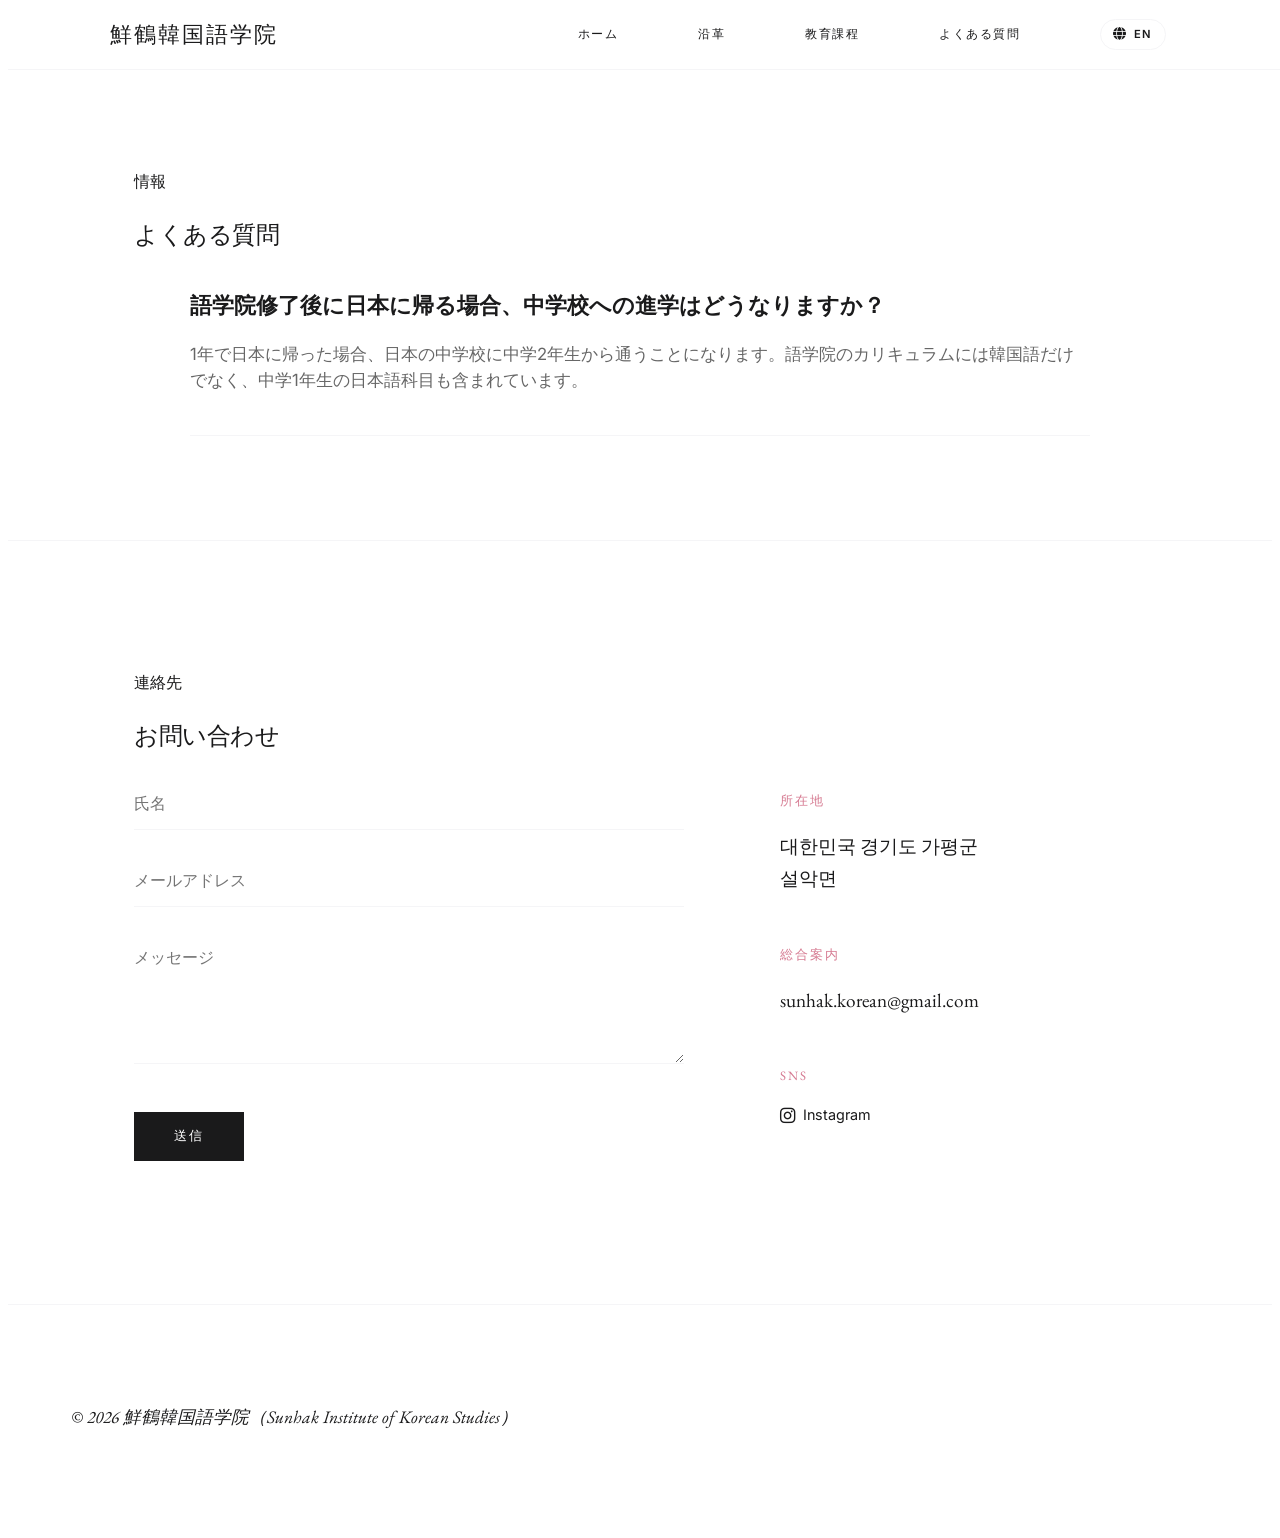
<file: faq-jp.html>
<!DOCTYPE html>
<html lang="ja">
<head>
    <meta charset="UTF-8">
    <meta name="viewport" content="width=device-width, initial-scale=1.0">
    <title>よくある質問 | 鮮鶴学院</title>
    <link rel="stylesheet" href="style.css">
    <link rel="stylesheet" href="https://cdnjs.cloudflare.com/ajax/libs/font-awesome/6.0.0/css/all.min.css">
</head>
<body class="faq-page">
    <header>
        <nav class="navbar">
            <div class="logo">鮮鶴韓国語学院</div>
            <button class="mobile-nav-toggle" aria-label="Toggle navigation">
                <i class="fas fa-bars"></i>
            </button>
            <ul class="nav-links">
                <li><a href="index-jp.html">ホーム</a></li>
                <li><a href="index-jp.html#history">沿革</a></li>
                <li><a href="index-jp.html#academic-calendar">教育課程</a></li>
                <li><a href="faq-jp.html">よくある質問</a></li>
                <li class="lang-switch"><a href="faq.html"><i class="fas fa-globe"></i> EN</a></li>
            </ul>
        </nav>
    </header>

    <main>
        <section id="faq" class="faq-section">
            <div class="section-title reveal">
                <span class="sub-label">情報</span>
                <h2>よくある質問</h2>
            </div>

            <div class="faq-container">
                <div class="faq-category">
                    <div class="faq-item reveal">
                        <div class="faq-question">
                            <h4>語学院修了後に日本に帰る場合、中学校への進学はどうなりますか？</h4>
                        </div>
                        <div class="faq-answer">
                            <p>1年で日本に帰った場合、日本の中学校に中学2年生から通うことになります。語学院のカリキュラムには韓国語だけでなく、中学1年生の日本語科目も含まれています。</p>
                        </div>
                    </div>
                </div>
            </div>
        </section>
        <section id="contact" class="contact-section">
    <div class="section-title reveal">
        <span class="sub-label">連絡先</span>
        <h2>お問い合わせ</h2>
    </div>

    <div class="contact-container">
        <div class="contact-form-wrapper reveal">
            <form action="https://formspree.io/f/mwvapjan" method="POST" class="contact-form">
                <div class="form-group">
                    <input type="text" name="name" placeholder="氏名" required>
                </div>
                <div class="form-group">
                    <input type="email" name="email" placeholder="メールアドレス" required>
                </div>
                <div class="form-group">
                    <textarea name="message" rows="5" placeholder="メッセージ" required></textarea>
                </div>
                <button type="submit" class="btn-submit">送信</button>
                <input type="hidden" name="_next" value="https://kozanm9316-spec.github.io/sunhak-website/thanks-jp.html">
            </form>
        </div>

        <div class="contact-info reveal">
            <div class="info-item">
                <h3>所在地</h3>
                <p>대한민국 경기도 가평군<br>설악면</p>
            </div>
            <div class="info-item">
                <h3>総合案内</h3>
                <p>sunhak.korean@gmail.com</p>
            </div>
            <div class="info-item">
                <h3>SNS</h3>
                <div class="social-links">
                    <a href="http://instagram.com/gop.sunhak/">
                        <i class="fab fa-instagram"></i> Instagram
                    </a>
                </div>
            </div>
        </div>
    </div>
</section>
    </main>

    <footer>
        <p>&copy; 2026 鮮鶴韓国語学院（Sunhak Institute of Korean Studies）</p>
    </footer>

    <script src="script.js"></script>
</body>
</html>
</file>
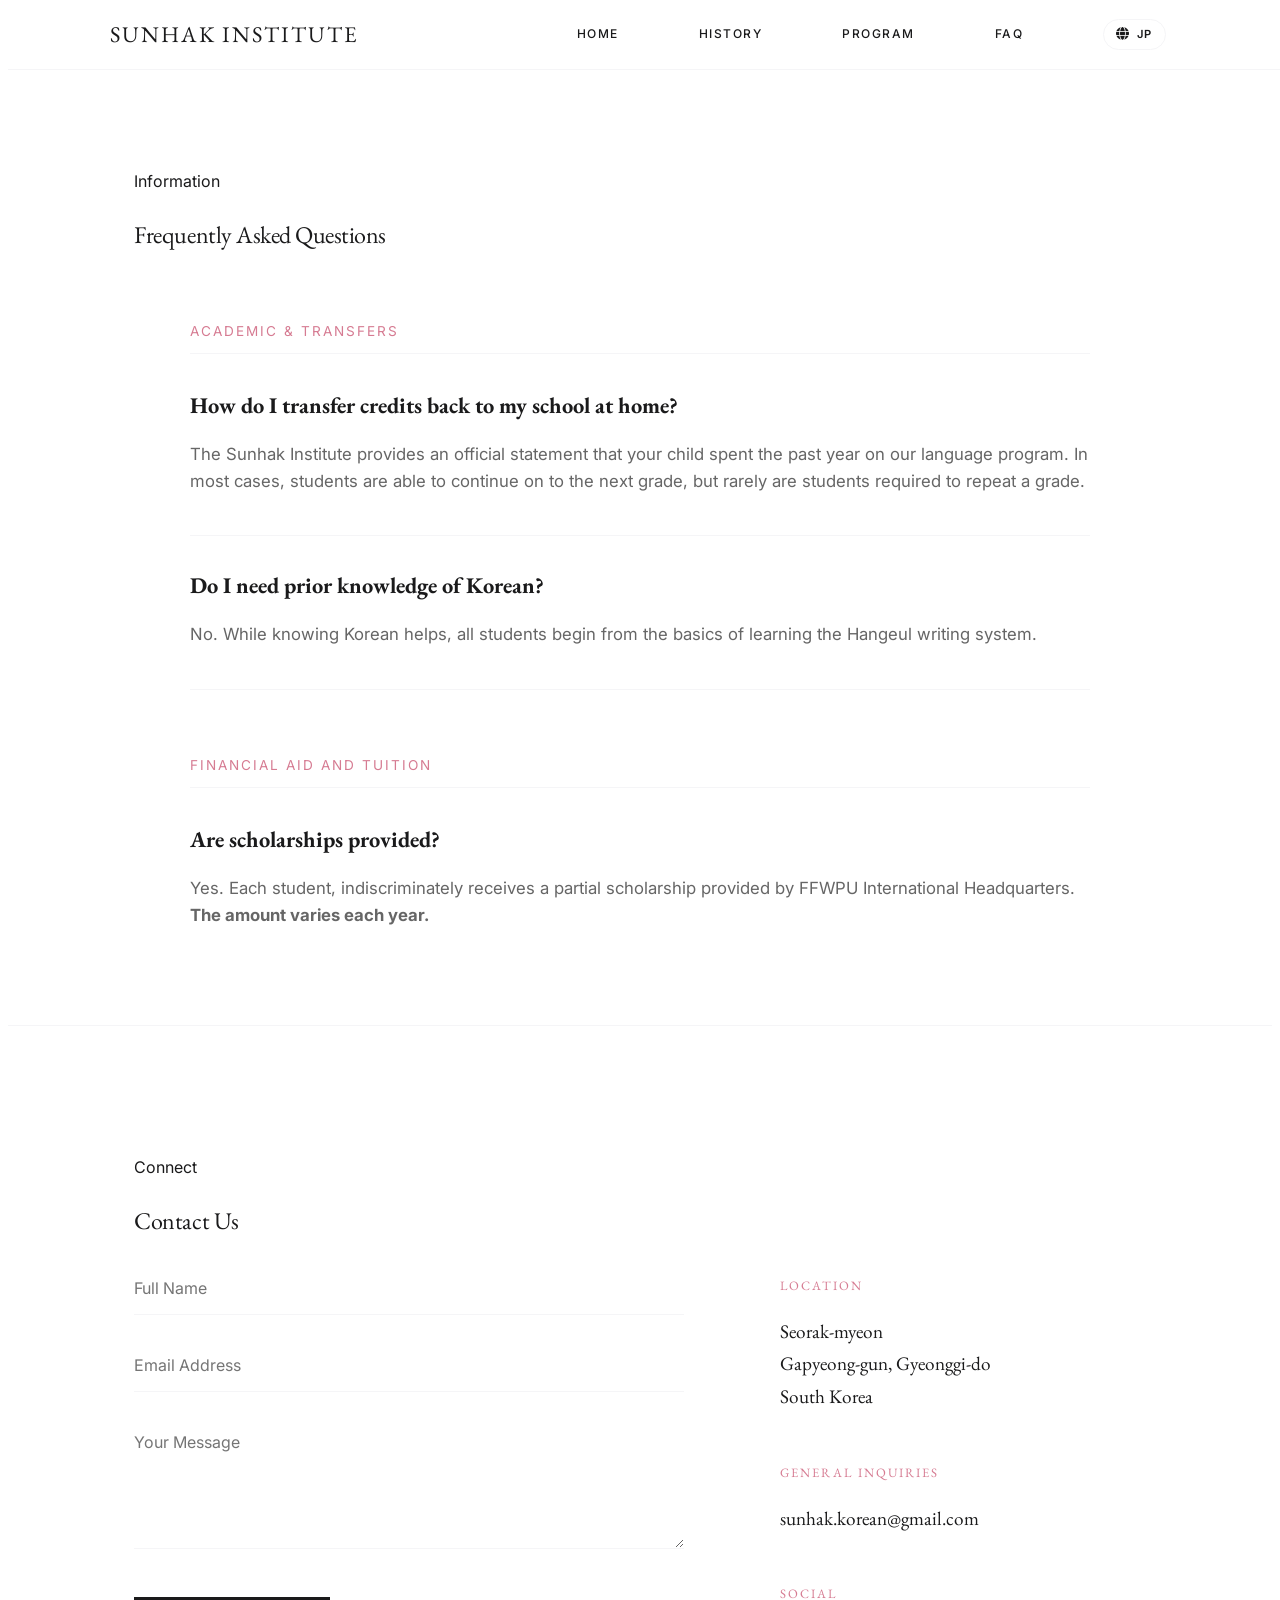
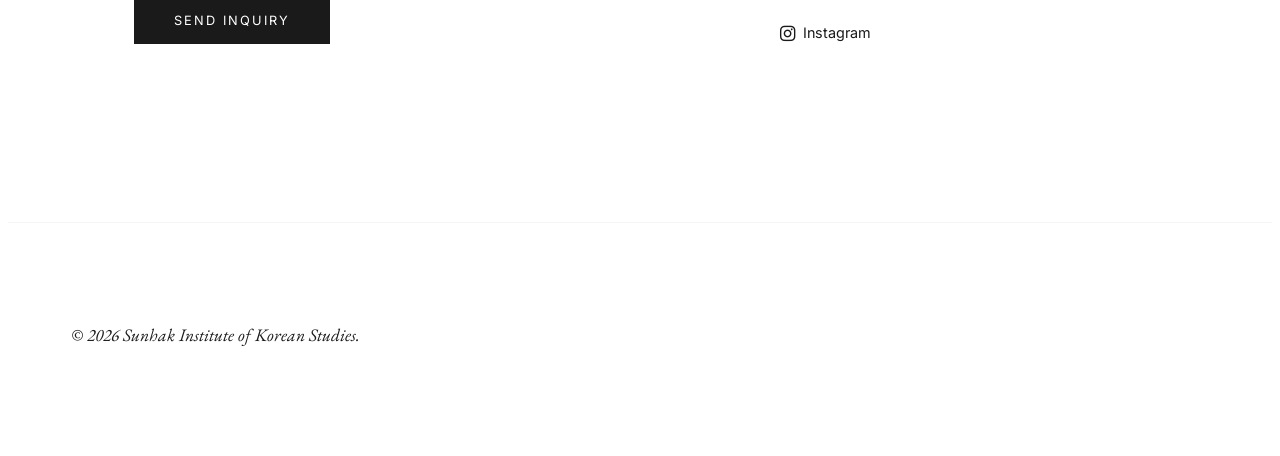
<file: faq.html>
<!DOCTYPE html>
<html lang="en">
<head>
    <meta charset="UTF-8">
    <meta name="viewport" content="width=device-width, initial-scale=1.0">
    <title>FAQ | Sunhak Institute</title>
    <link rel="stylesheet" href="style.css">
    <link rel="stylesheet" href="https://cdnjs.cloudflare.com/ajax/libs/font-awesome/6.0.0/css/all.min.css">
</head>
<body class="faq-page">
    <header>
        <nav class="navbar">
            <div class="logo">SUNHAK INSTITUTE</div>
            <button class="mobile-nav-toggle" aria-label="Toggle navigation">
                <i class="fas fa-bars"></i>
            </button>
            <ul class="nav-links">
                <li><a href="#home">Home</a></li>
                <li><a href="#history">History</a></li>
                <li><a href="#program-details">Program</a></li>
                <li><a href="faq.html">FAQ</a></li>
                <li class="lang-switch"><a href="index-jp.html"><i class="fas fa-globe"></i> JP</a></li>
            </ul>
        </nav>
    </header>

    <main>
        <section id="faq" class="faq-section">
            <div class="section-title reveal">
                <span class="sub-label">Information</span>
                <h2>Frequently Asked Questions</h2>
            </div>

            <div class="faq-container">
                <div class="faq-category">
                    <h3>Academic & Transfers</h3>
                    
                    <div class="faq-item reveal">
                        <div class="faq-question">
                            <h4>How do I transfer credits back to my school at home?</h4>
                        </div>
                        <div class="faq-answer">
                            <p>The Sunhak Institute provides an official statement that your child spent the past year on our language program. In most cases, students are able to continue on to the next grade, but rarely are students required to repeat a grade.</p>
                        </div>
                    </div>
    
                    <div class="faq-item reveal">
                        <div class="faq-question">
                            <h4>Do I need prior knowledge of Korean?</h4>
                        </div>
                        <div class="faq-answer">
                            <p>No. While knowing Korean helps, all students begin from the basics of learning the Hangeul writing system.</p>
                        </div>
                    </div>
                </div>
                <div class="faq-category">
                    <h3>Financial Aid and Tuition</h3>
                    
                    <div＞ class="faq-item reveal">
                        <div class="faq-question">
                            <h4>Are scholarships provided?</h4>
                        </div>
                        <div class="faq-answer">
                            <p>Yes. Each student, indiscriminately receives a partial scholarship provided by FFWPU International Headquarters. <b>The amount varies each year.</b></p>
                        </div>
                    </div＞
                </div>
            </div>
        </section>
        <section id="contact" class="contact-section">
    <div class="section-title reveal">
        <span class="sub-label">Connect</span>
        <h2>Contact Us</h2>
    </div>

    <div class="contact-container">
        <div class="contact-form-wrapper reveal">
            <form action="https://formspree.io/f/mwvapjan" method="POST" class="contact-form">
                <div class="form-group">
                    <input type="text" name="name" placeholder="Full Name" required>
                </div>
                <div class="form-group">
                    <input type="email" name="email" placeholder="Email Address" required>
                </div>
                <div class="form-group">
                    <textarea name="message" rows="5" placeholder="Your Message" required></textarea>
                </div>
                <button type="submit" class="btn-submit">Send Inquiry</button>
                <input type="hidden" name="_next" value="https://kozanm9316-spec.github.io/sunhak-website/thanks.html">
            </form>
        </div>

        <div class="contact-info reveal">
            <div class="info-item">
                <h3>Location</h3>
                <p>Seorak-myeon<br>Gapyeong-gun, Gyeonggi-do<br>South Korea</p>
            </div>
            <div class="info-item">
                <h3>General Inquiries</h3>
                <p>sunhak.korean@gmail.com</p>
            </div>
            <div class="info-item">
                <h3>Social</h3>
                <div class="social-links">
                    <a href="http://instagram.com/gop.sunhak/">
                        <i class="fab fa-instagram"></i> Instagram
                    </a>
                </div>
            </div>
        </div>
    </div>
</section>
    </main>

    <footer>
        <p>&copy; 2026 Sunhak Institute of Korean Studies.</p>
    </footer>

    <script src="script.js"></script>
</body>
</html>
</file>
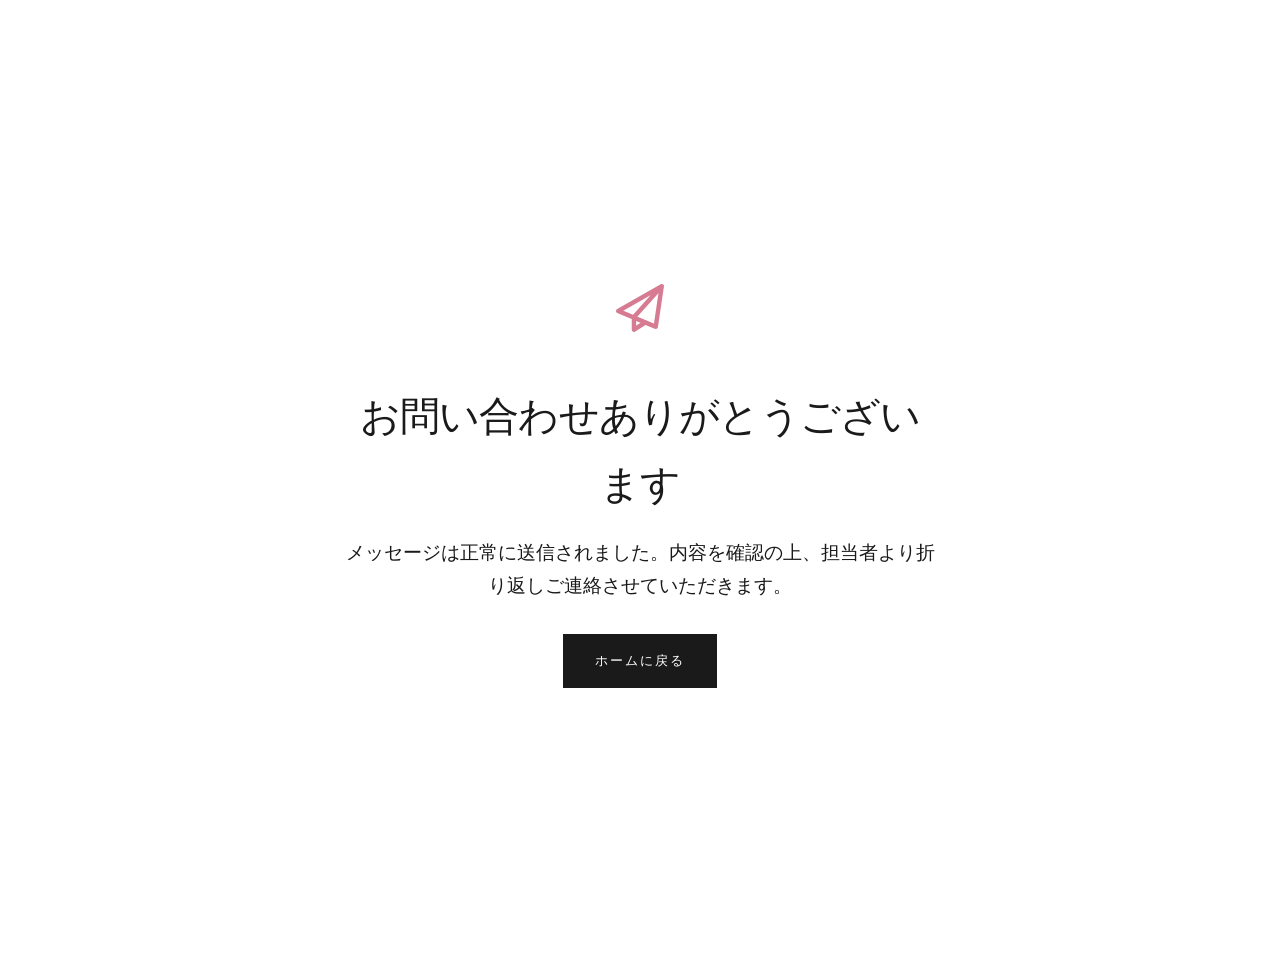
<file: thanks-jp.html>
<!DOCTYPE html>
<html lang="ja">
<head>
    <meta charset="UTF-8">
    <meta name="viewport" content="width=device-width, initial-scale=1.0">
    <title>送信完了 | 鮮鶴韓国語学院</title>
    <link rel="stylesheet" href="style.css">
    <link rel="stylesheet" href="https://cdnjs.cloudflare.com/ajax/libs/font-awesome/6.0.0/css/all.min.css">
    <style>
        /* Same styles as above */
        .thanks-container { height: 100vh; display: flex; align-items: center; justify-content: center; text-align: center; padding: 20px; }
        .thanks-content { max-width: 600px; }
        .thanks-icon { font-size: 3rem; color: var(--accent-pink); margin-bottom: 2rem; }
        .thanks-content h1 { font-size: 2.5rem; margin-bottom: 1rem; }
        .thanks-content p { font-family: var(--font-serif); font-size: 1.2rem; margin-bottom: 2rem; }
        .btn-home { display: inline-block; padding: 1rem 2rem; background: var(--ink-black); color: var(--paper-white); text-decoration: none; text-transform: uppercase; letter-spacing: 2px; font-size: 0.8rem; }
        .btn-home:hover { background: var(--accent-pink); }
    </style>
</head>
<body>
    <div class="thanks-container">
        <div class="thanks-content reveal active">
            <div class="thanks-icon">
                <i class="far fa-paper-plane"></i>
            </div>
            <h1>お問い合わせありがとうございます</h1>
            <p>メッセージは正常に送信されました。内容を確認の上、担当者より折り返しご連絡させていただきます。</p>
            <a href="index-jp.html" class="btn-home">ホームに戻る</a>
        </div>
    </div>
</body>
</html>
</file>
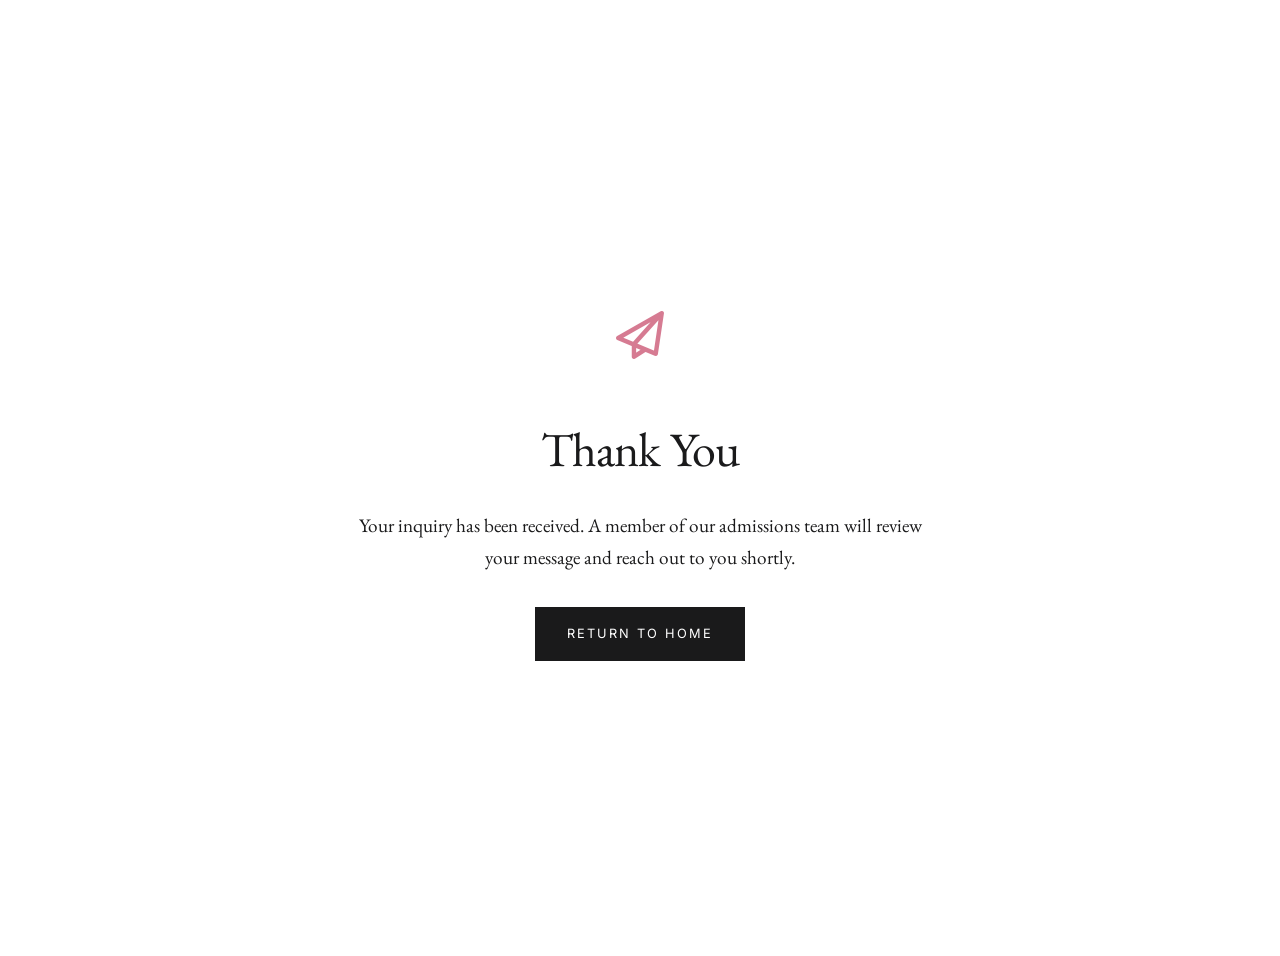
<file: thanks.html>
<!DOCTYPE html>
<html lang="en">
<head>
    <meta charset="UTF-8">
    <meta name="viewport" content="width=device-width, initial-scale=1.0">
    <title>Inquiry Received | Sunhak Institute</title>
    <link rel="stylesheet" href="style.css">
    <link rel="stylesheet" href="https://cdnjs.cloudflare.com/ajax/libs/font-awesome/6.0.0/css/all.min.css">
    <style>
        /* Specific styles for the Thank You layout */
        .thanks-container {
            height: 100vh;
            display: flex;
            align-items: center;
            justify-content: center;
            text-align: center;
            padding: 20px;
        }
        .thanks-content {
            max-width: 600px;
        }
        .thanks-icon {
            font-size: 3rem;
            color: var(--accent-pink);
            margin-bottom: 2rem;
        }
        .thanks-content h1 {
            font-size: 3rem;
            margin-bottom: 1rem;
        }
        .thanks-content p {
            font-family: var(--font-serif);
            font-size: 1.2rem;
            margin-bottom: 2rem;
            color: var(--ink-black);
        }
        .btn-home {
            display: inline-block;
            padding: 1rem 2rem;
            background: var(--ink-black);
            color: var(--paper-white);
            text-decoration: none;
            text-transform: uppercase;
            letter-spacing: 2px;
            font-size: 0.8rem;
            transition: 0.3s;
        }
        .btn-home:hover {
            background: var(--accent-pink);
        }
    </style>
</head>
<body>
    <div class="thanks-container">
        <div class="thanks-content reveal active">
            <div class="thanks-icon">
                <i class="far fa-paper-plane"></i>
            </div>
            <h1>Thank You</h1>
            <p>Your inquiry has been received. A member of our admissions team will review your message and reach out to you shortly.</p>
            <a href="index.html" class="btn-home">Return to Home</a>
        </div>
    </div>
</body>
</html>
</file>
<file: style.css>
/* Import a cleaner, more modern prestigious font (EB Garamond) */
@import url('https://fonts.googleapis.com/css2?family=EB+Garamond:ital,wght@0,400;0,500;1,400&family=Inter:wght@300;400;600&display=swap');

:root {
    --accent-pink: #D67B92;   /* Used sparingly for elegance */
    --paper-white: #FFFFFF;   /* Clean, modern slate */
    --ink-black: #1A1A1B;     /* High-authority text */
    --soft-gray: #F5F5F7;     /* Modern subtle backgrounds */
    
    --font-serif: 'EB Garamond', serif;
    --font-sans: 'Inter', sans-serif;
}
html {
    scroll-behavior: smooth;
    scroll-padding-top: 90px; /* Height of your navbar */
}
body {
    font-family: var(--font-sans);
    background-color: var(--paper-white);
    color: var(--ink-black);
    line-height: 1.7;
}

/* Headings: EB Garamond is the peak of academic elegance */
h1, h2, h3 {
    font-family: var(--font-serif);
    font-weight: 400; /* Lighter weight = more sophisticated */
    letter-spacing: -0.02em;
    color: var(--ink-black);
}

.logo {
    font-family: var(--font-serif);
    font-size: 1.5rem;
    text-transform: uppercase;
    letter-spacing: 2px;
}

.nav-links li {
    display: inline-block;
    margin: 0px 20px;
}

.nav-links a {
    font-size: 0.75rem;
    text-transform: uppercase;
    letter-spacing: 1.5px;
    font-weight: 500;
    color: var(--ink-black);
}
/* --- Sticky Navbar Base --- */
.navbar {
    position: fixed;
    top: 0;
    width: 100%;
    height: 90px; /* Tall and elegant at the start */
    z-index: 1000;
    background: transparent; /* Starts transparent over the hero */
    display: flex;
    align-items: center;
    justify-content: space-between;
    padding: 0 8%;
    transition: all 0.4s cubic-bezier(0.2, 1, 0.3, 1);
    box-sizing: border-box;
}

.nav-links {
    display: flex;
    list-style: none;
    gap: 2.5rem;
    margin: 0;
    padding: 0;
}

.nav-links a {
    text-decoration: none;
    font-size: 0.75rem;
    text-transform: uppercase;
    letter-spacing: 1.5px;
    font-weight: 500;
    color: #FFFFFF; /* White links to look good over hero images */
    transition: color 0.3s ease;
}

.mobile-nav-toggle {
    display: none;
}


.logo {
    color: #FFFFFF;
    font-family: var(--font-serif);
    font-size: 1.4rem;
    letter-spacing: 2px;
}

/* --- SCROLLED STATE (The "Following" Bar) --- */
.navbar.scrolled {
    height: 70px; /* Shrinks slightly */
    background: rgba(255, 255, 255, 0.95); /* Becomes solid white/frosted */
    backdrop-filter: blur(10px); /* Modern frosted glass effect */
    box-shadow: 0 2px 20px rgba(0,0,0,0.05);
    padding: 0 5%;
}

.navbar.scrolled .logo,
.navbar.scrolled .nav-links a {
    color: var(--ink-black); /* Text turns dark when background turns white */
}

.nav-links a:hover {
    color: var(--accent-pink);
}

/* Language Switch Styling */
.lang-switch a {
    font-weight: 600;
    border: 1px solid var(--soft-gray);
    padding: 5px 12px;
    border-radius: 20px;
    font-size: 0.7rem;
    display: flex;
    align-items: center;
    gap: 6px;
    transition: all 0.3s ease;
}

.navbar.scrolled .lang-switch a {
    border-color: var(--ink-black);
}

.lang-switch a:hover {
    background-color: var(--accent-pink);
    color: var(--paper-white) !important;
    border-color: var(--accent-pink);
}

.lang-switch i {
    font-size: 0.8rem;
}

#jp {
    font-size: 15px;
}

#backToTop {
    position: fixed;
    bottom: 30px;
    right: 30px;
    z-index: 99;
    border: 1px solid var(--soft-gray);
    outline: none;
    background-color: var(--paper-white);
    color: var(--ink-black);
    cursor: pointer;
    width: 45px;
    height: 45px;
    border-radius: 50%; /* Perfect circle */
    display: flex;
    align-items: center;
    justify-content: center;
    transition: all 0.4s cubic-bezier(0.2, 1, 0.3, 1);
    opacity: 0; /* Hidden by default */
    visibility: hidden;
}

#backToTop:hover {
    background-color: var(--accent-pink);
    color: var(--paper-white);
    border-color: var(--accent-pink);
    transform: translateY(-5px);
}

/* Class to show the button via JS */
#backToTop.show {
    opacity: 1;
    visibility: visible;
}

/* Hero: Focus on typography and space, not big blocks of color */
.hero {
    padding: 12rem 5%;
    background-color: var(--paper-white);
    text-align: center;
}

.hero-content {
    /* Ensure the content block itself is a column flexbox */
    display: flex;
    flex-direction: column; 
    align-items: center;    
    justify-content: center;
    
    width: 100%;
    max-width: 900px;
    /* Remove any implicit margins that might push it off-center */
    margin: 0; 
}

.hero-carousel {
    position: relative;
    height: 80vh; /* Takes up 80% of the screen height */
    overflow: hidden;
}

.carousel-container::before {
    content: '';
    position: absolute;
    top: 0;
    left: 0;
    width: 100%;
    height: 200px; /* Adjust height based on your nav area */
    background: linear-gradient(to bottom, rgba(0,0,0,0.4) 0%, transparent 100%);
    z-index: 5;
    pointer-events: none;
}

.slide {
    position: absolute;
    top: 0;
    left: 0;
    width: 100%;
    height: 100%;
    opacity: 0;
    transition: opacity 0.8s ease-in-out;
    
    /* This centers the .hero-content within the slide */
    display: flex;
    align-items: center;    /* Vertical centering */
    justify-content: center; /* Horizontal centering */
    text-align: center;
    padding: 0 10%;
    box-sizing: border-box; /* Ensures padding doesn't break width */

    background-size: cover; /* This zooms to fill the screen */
    background-position: center;
    background-repeat: no-repeat;
    background-color: var(--paper-white);
}

.slide h1 {
    font-size: 4.5rem;
    margin-bottom: 1.5rem;
    line-height: 1.1;
}

.slide p {
    font-size: 1.25rem;
    max-width: 650px;
    margin-bottom: 2.5rem;
}

.slide.active {
    opacity: 1;
    z-index: 1;
}

/* Specific Slide Backgrounds */
.slide-1 {
    background-image: linear-gradient(rgba(0,0,0,0.3), rgba(0,0,0,0.3)), 
    url('/images/facility.png');
}

.slide-2 {
    background-image: linear-gradient(rgba(0,0,0,0.3), rgba(0,0,0,0.3)), 
    url('/images/world-garden.jpg');
}

.slide-3 {
    background-image: linear-gradient(rgba(0,0,0,0.2), rgba(0,0,0,0.2)), 
    url('images/classroom.jpg');
}

/* Optional: If 'contain' makes it too small, use a percentage */
/* background-size: 60% auto; */

/* Ensure images cover the whole area and stay centered */
.slide {
    background-size: cover;
    background-position: center;
    background-repeat: no-repeat;
    /* ... existing flex and transition properties ... */
}

/* Adjust Text Color for better contrast on photos */
.slide h1, .slide p {
    color: #FFFFFF; /* White text usually looks better over photos */
    text-shadow: 0 2px 10px rgba(0,0,0,0.2); /* Subtle shadow for depth */
}

.slide.slide-2 h1, .slide.slide-2 p {
    color: #ffffff; /* If slide 2 is a very light photo, keep dark text */
}

/* Arrows */
.prev, .next {
    /* Changed color: var(--dark-pink) to var(--accent-pink) to match your :root */
    color: var(--accent-pink); 
    position: absolute;
    top: 50%;
    transform: translateY(-50%);
    background: rgba(255, 255, 255, 0.5);
    border: none;
    padding: 1.5rem 1rem;
    font-size: 2rem;
    cursor: pointer;
    z-index: 10;
    transition: all 0.3s;
    border-radius: 4px;
}

.prev:hover, .next:hover {
    background: var(--accent-pink);
    color: white;
}

.prev { left: 20px; }
.next { right: 20px; }

.carousel-dots {
    position: absolute;
    bottom: 30px; /* Positions them near the bottom of the hero */
    left: 50%;
    transform: translateX(-50%);
    display: flex;
    gap: 12px;
    z-index: 15;
}

.dot {
    width: 30px;
    height: 10px;
    background-color: rgba(214, 123, 146, 0.3); /* Transparent version of your pink */
    border-radius: 2px;
    cursor: pointer;
    transition: all 0.4s ease;
    border: 1px solid transparent;
}

.dot.active {
    background-color: var(--accent-pink);
    transform: scale(1.2); /* Makes the active dot slightly larger */
    box-shadow: 0 0 10px rgba(214, 123, 146, 0.4);
}

.dot:hover {
    background-color: var(--accent-pink);
    opacity: 0.7;
}

/* Ensure the button hover we made earlier still works here */
.btn-primary:hover {
    background-color: #A65166;
}

/* Buttons: Minimalist and sharp */
.btn-primary {
    padding: 1rem 3rem;
    background-color: var(--accent-pink);
    color: var(--paper-white);
    font-size: 0.8rem;
    text-transform: uppercase;
    letter-spacing: 2px;
    transition: 0.3s ease;
}

.btn-primary:hover {
    background-color: #A65166; 
}

/* Service Cards: No shadows, just thin hairlines */
.service-card {
    border: 1px solid #E1E1E1;
    padding: 4rem 2rem;
    background: transparent;
    transition: border-color 0.4s ease;
}

.service-card:hover {
    border-color: var(--accent-pink);
    transform: none; /* No "bouncy" effects for prestige sites */
}

.welcome-section {
    padding: 8rem 10%;
    background-color: var(--soft-gray);
    text-align: center; /* Centers the intro text */
}

.welcome-intro {
    max-width: 800px;
    margin: 0 auto 5rem auto;
}

.welcome-intro h2 {
    font-size: 3.5rem;
    margin-bottom: 1.5rem;
}

.welcome-intro .lead {
    font-family: var(--font-serif);
    font-size: 1.4rem;
    color: #555;
    font-style: italic;
}

/* The 3-Box Grid */
.hanja-grid {
    display: grid;
    grid-template-columns: repeat(3, 1fr);
    gap: 3rem;
    margin-top: 2rem;
}

.hanja-box {
    background: var(--paper-white);
    padding: 3rem 2rem;
    border: 1px solid var(--light-pink);
    border-top: 4px solid var(--accent-pink); /* Strong top accent line */
    transition: all 0.4s ease;
    text-align: left; /* Text inside boxes looks better left-aligned */
}

.hanja-box:hover {
    transform: translateY(-10px);
    box-shadow: 0 15px 30px rgba(214, 123, 146, 0.1);
}

.hanja {
    display: block;
    font-family: var(--font-serif);
    font-size: 2.5rem;
    color: var(--accent-pink);
    margin-bottom: 1rem;
}

.hanja-box h3 {
    font-family: var(--font-sans);
    text-transform: uppercase;
    font-size: 0.9rem;
    letter-spacing: 2px;
    font-weight: 600;
    margin-bottom: 1rem;
    color: var(--ink-black);
}

.hanja-definition {
    font-size: 0.95rem;
    line-height: 1.6;
    color: #666;
}

/* Mobile Responsiveness */
@media (max-width: 992px) {
    .hanja-grid {
        grid-template-columns: 1fr; /* Stack boxes on small screens */
        gap: 2rem;
    }
    
    .welcome-section {
        padding: 5rem 5%;
    }
}

.history-section {
    padding: 10rem 10%;
    background-color: var(--paper-white);
}

.timeline {
    position: relative;
    max-width: 1100px;
    margin: 0 auto;
}

/* The Vertical Spine */
.timeline::after {
    content: '';
    position: absolute;
    width: 1px;
    background-color: var(--light-pink);
    top: 0;
    bottom: 0;
    left: 50%;
    transform: translateX(-50%);
}

.timeline-item {
    display: flex;
    justify-content: space-between;
    align-items: center;
    width: 100%;
    margin-bottom: 8rem;
    position: relative;
}

/* Staggered Layout Logic */
.timeline-item:nth-child(even) {
    flex-direction: row-reverse;
}

.timeline-img, .timeline-content {
    width: 45%; /* Keeps them from hitting the center line */
}

.timeline-img img {
    width: 100%;
    height: 350px;
    object-fit: cover;
    border-radius: 2px;
    box-shadow: 15px 15px 0px var(--soft-gray); /* Sophisticated offset shadow */
}

/* Scroll Transition States */
/* Scroll Transition States */
.reveal {
    opacity: 0;
    transform: translateY(50px);
    /* Increase duration to 1.2s for a more 'prestigious' slower fade */
    transition: opacity 1.2s ease-out, transform 1.2s ease-out;
}

.reveal.active {
    opacity: 1;
    transform: translateY(0);
}

.timeline::after {
    content: '';
    position: absolute;
    width: 1px; /* Hairline thin */
    background-color: #E1E1E1; /* Light gray */
    top: 0;
    bottom: 0;
    left: 50%;
    transform: translateX(-50%);
}

/* The Sleek Dash Points */
.timeline-item::before {
    content: '';
    position: absolute;
    left: 50%;
    top: 50%;
    transform: translate(-50%, -50%);
    
    /* Creating the Dash */
    width: 20px;       /* Width of the dash */
    height: 1px;       /* Match the thickness of the spine */
    background-color: var(--ink-black); /* Dark slate/gray for the dash */
    
    z-index: 2;
}

.timeline-footer {
    display: flex;
    justify-content: center;
    margin-top: 5rem; /* Space between the last timeline item and the button */
    padding-bottom: 2rem;
}
.timeline-footer::before {
    content: '';
    position: absolute;
    top: -2.5rem;
    width: 50px;
    height: 1px;
    background-color: var(--light-pink);
}
.program-section {
    padding: 8rem 10%;
    background-color: var(--soft-gray);
}

/* Responsive: Switch to one column on smaller screens */
@media (max-width: 992px) {
    .monthly-grid {
        grid-template-columns: 1fr;
        row-gap: 3rem;
    }
}

.faq-cta {
    display: flex;
    flex-direction: column;
    align-items: center;
    gap: 1.5rem; /* Space between button and subtext */
}
.program-details-section {
    padding: 10rem 10%;
    background-color: var(--paper-white);
}

.details-grid {
    display: grid;
    grid-template-columns: repeat(3, 1fr);
    gap: 4rem;
    max-width: 1200px;
    margin: 0 auto;
}

.detail-header {
    margin-bottom: 1.5rem;
}

.detail-number {
    display: block;
    font-family: var(--font-sans);
    font-size: 0.8rem;
    font-weight: 600;
    color: var(--accent-pink);
    margin-bottom: 0.5rem;
}

.detail-item h3 {
    font-size: 1.7rem;
    letter-spacing: -0.01em;
}

.detail-item p {
    font-size: 1rem;
    color: #555;
    line-height: 1.8;
}

.detail-item a {
    text-decoration: none;
    color: var(--accent-pink)
}
.detail-item {
    border-top: 1px solid var(--ink-black);
    padding-top: 2rem;
    display: flex; /* New: enables flex alignment */
    flex-direction: column; /* Stack children vertically */
    height: 100%; /* Ensure all cards in a row have the same height */
}

.detail-item p {
    font-size: 1rem;
    color: #555;
    line-height: 1.8;
    margin-bottom: 2rem;
    flex-grow: 1; /* New: pushes everything below it to the bottom */
}

.detail-img {
    width: 100%;
    height: 220px; /* Fixed height for consistency */
    overflow: hidden;
    border: 1px solid var(--soft-gray);
    margin-top: auto; /* New: ensures it sticks to the bottom */
}

.detail-img img {
    width: 100%;
    height: 100%;
    object-fit: cover; /* Prevents image stretching */
}

.detail-caption {
    color: #999;
    font-family: var(--font-serif);
    font-style: italic;
}

.detail-item:hover .detail-img img {
    transform: scale(1.08);
    filter: grayscale(0%);
}

/* Responsive Stack */
@media (max-width: 992px) {
    .details-grid {
        grid-template-columns: 1fr;
        gap: 3rem;
    }
}
.transition-section {
    padding: 8rem 10%;
    background-color: var(--soft-gray); /* Slight contrast from the white program section */
}

.transition-container {
    display: grid;
    grid-template-columns: 1.2fr 1fr;
    gap: 5rem;
    align-items: center;
    max-width: 1200px;
    margin: 0 auto;
}

.transition-info h3 {
    font-size: 2.2rem;
    margin-bottom: 1.5rem;
}

.support-list {
    list-style: none;
    padding: 0;
    margin-top: 2rem;
}

.support-list li {
    position: relative;
    padding-left: 25px;
    margin-bottom: 1rem;
    font-size: 1rem;
    color: #555;
}

.support-list li::before {
    content: '→';
    position: absolute;
    left: 0;
    color: var(--accent-pink);
    font-weight: bold;
}
/* School Image Styling */
.school-img-container {
    width: 100%;
    height: 300px;
    overflow: hidden;
    border: 1px solid #E1E1E1;
    border-bottom: none; /* Merges the image with the card below */
}

.school-img-container img {
    width: 100%;
    height: 100%;
    object-fit: cover;
    transition: transform 0.6s cubic-bezier(0.2, 1, 0.3, 1);
}

/* Subtle zoom effect when hovering over the school section */
.school-highlight:hover .school-img-container img {
    transform: scale(1.05);
}

/* Adjust the School Card to connect with the image */
.school-card {
    background: var(--paper-white);
    padding: 3.5rem;
    border: 1px solid #E1E1E1;
    /* Remove the top border if you want the "merged" look */
    /* border-top: none; */ 
}

.highlight-label {
    display: block;
    font-family: var(--font-sans);
    font-size: 0.7rem;
    text-transform: uppercase;
    letter-spacing: 2px;
    color: var(--accent-pink);
    margin-bottom: 1rem;
}

.school-card h3 {
    font-size: 1.8rem;
    margin-bottom: 1.5rem;
}

.school-tags {
    display: flex;
    gap: 10px;
    margin-top: 2rem;
    flex-wrap: wrap;
}

.school-tags span {
    font-family: var(--font-sans);
    font-size: 0.65rem;
    text-transform: uppercase;
    padding: 5px 12px;
    border: 1px solid var(--soft-gray);
    letter-spacing: 1px;
    color: #888;
}

/* Responsive Logic */
@media (max-width: 992px) {
    .transition-container {
        grid-template-columns: 1fr;
        gap: 3rem;
    }
}
.cta-subtext {
    font-family: var(--font-serif);
    font-style: italic;
    font-size: 1.1rem;
    color: #666;
    max-width: 400px;
    line-height: 1.4;
}
.testimonials-section {
    padding: 8rem 10%;
    background-color: var(--paper-white);
}

.testimonials-grid {
    display: grid;
    grid-template-columns: repeat(3, 1fr);
    gap: 3rem;
    max-width: 1200px;
    margin: 0 auto;
}

.testimonial-card {
    padding: 3rem 2rem;
    border: 1px solid var(--soft-gray);
    display: flex;
    flex-direction: column;
    justify-content: space-between;
    transition: transform 0.4s ease;
}

.testimonial-card:hover {
    border-color: var(--accent-pink);
}

.quote-icon {
    font-family: var(--font-serif);
    font-size: 4rem;
    color: var(--accent-pink);
    line-height: 1;
    margin-bottom: -1rem;
    opacity: 0.3;
}

.testimonial-text {
    font-family: var(--font-serif);
    font-style: italic;
    font-size: 1.1rem;
    color: var(--ink-black);
    line-height: 1.6;
    margin-bottom: 2rem;
}

.testimonial-author {
    display: flex;
    align-items: center;
    gap: 15px;
}

.author-img {
    width: 60px;
    height: 60px;
    border-radius: 50%; /* Makes the image a perfect circle */
    object-fit: cover;
    border: 2px solid var(--soft-gray);
}

.author-name {
    display: block;
    font-family: var(--font-sans);
    font-weight: 600;
    font-size: 0.9rem;
    text-transform: uppercase;
    letter-spacing: 1px;
}

.author-class {
    font-size: 0.8rem;
    color: #888;
}

/* Responsive: Stack on mobile */
@media (max-width: 992px) {
    .testimonials-grid {
        grid-template-columns: 1fr;
        gap: 2rem;
    }
}
footer {
    padding: 5rem 5%;
    border-top: 1px solid var(--soft-gray);
    font-family: var(--font-serif);
    font-style: italic;
    font-size: 1.1rem;
}

.faq-section {
    padding: 10rem 10% 5rem 10%;
    background-color: var(--paper-white);
}

.faq-container {
    max-width: 900px;
    margin: 0 auto;
}

.faq-category h3 {
    font-family: var(--font-sans);
    font-size: 0.85rem;
    text-transform: uppercase;
    letter-spacing: 2px;
    color: var(--accent-pink);
    margin: 4rem 0 2rem 0;
    border-bottom: 1px solid var(--soft-gray);
    padding-bottom: 10px;
}

.faq-item {
    margin-bottom: 1.5rem;
    border-bottom: 1px solid var(--soft-gray);
    padding-bottom: 1.5rem;
}

.faq-question h4 {
    font-family: var(--font-serif);
    font-size: 1.4rem;
    color: var(--ink-black);
    margin-bottom: 1rem;
    cursor: default;
}

.faq-answer p {
    font-size: 1.05rem;
    color: #666;
    line-height: 1.6;
}

/* Hover effect to make it feel interactive */
.faq-item:hover {
    border-color: var(--accent-pink);
}
/* --- FAQ Page Specifics --- */
.faq-page .navbar {
    background-color: var(--paper-white) !important;
    border-bottom: 1px solid var(--soft-gray);
    height: 70px; /* Start at the compact size on sub-pages */
}

/* Force dark text for visibility on white background */
.faq-page .navbar .logo,
.faq-page .navbar .nav-links a {
    color: var(--ink-black) !important;
}

/* Maintain the glass effect on scroll for the FAQ page */
.faq-page .navbar.scrolled {
    background-color: rgba(255, 255, 255, 0.95) !important;
    backdrop-filter: blur(10px);
}

/* FAQ Content Layout */
.faq-section {
    padding: 10rem 10% 5rem 10%;
    background-color: var(--paper-white);
}

.faq-container {
    max-width: 900px;
    margin: 0 auto;
}

.faq-category h3 {
    font-family: var(--font-sans);
    font-size: 0.85rem;
    text-transform: uppercase;
    letter-spacing: 2px;
    color: var(--accent-pink);
    margin: 4rem 0 2rem 0;
    border-bottom: 1px solid var(--soft-gray);
    padding-bottom: 10px;
}

.faq-item {
    margin-bottom: 1.5rem;
    border-bottom: 1px solid var(--soft-gray);
    padding-bottom: 1.5rem;
}

.contact-section {
    padding: 8rem 10%;
    background-color: var(--paper-white);
    border-top: 1px solid var(--soft-gray);
}

.contact-container {
    display: grid;
    grid-template-columns: 1.5fr 1fr;
    gap: 6rem;
    max-width: 1200px;
    margin: 0 auto;
}

/* Form Styling */
.contact-form {
    display: flex;
    flex-direction: column;
    gap: 1.5rem;
}

.form-group input, 
.form-group textarea {
    width: 100%;
    padding: 1rem 0;
    border: none;
    border-bottom: 1px solid var(--soft-gray);
    font-family: var(--font-sans);
    font-size: 1rem;
    outline: none;
    transition: border-color 0.3s ease;
}

.form-group input:focus, 
.form-group textarea:focus {
    border-color: var(--accent-pink);
}

.btn-submit {
    align-self: flex-start;
    background: var(--ink-black);
    color: var(--paper-white);
    padding: 1rem 2.5rem;
    border: none;
    font-family: var(--font-sans);
    font-size: 0.8rem;
    text-transform: uppercase;
    letter-spacing: 2px;
    cursor: pointer;
    transition: all 0.3s ease;
    margin-top: 1rem;
}

.btn-submit:hover {
    background: var(--accent-pink);
    transform: translateY(-2px);
}

/* Info Styling */
.contact-info .info-item {
    margin-bottom: 3rem;
}

.contact-info h3 {
    font-size: 0.8rem;
    text-transform: uppercase;
    letter-spacing: 2px;
    color: var(--accent-pink);
    margin-bottom: 1rem;
}

.contact-info p {
    font-family: var(--font-serif);
    font-size: 1.2rem;
    color: var(--ink-black);
}

.social-links {
    display: flex;
    gap: 20px;
}
.social-links a {
    display: flex;
    align-items: center;
    gap: 8px; /* Space between icon and text */
    text-decoration: none;
    color: var(--ink-black);
    font-size: 0.9rem;
    transition: all 0.3s ease;
}

.social-links i {
    font-size: 1.1rem; /* Slightly larger than text for visibility */
    color: var(--ink-black);
    transition: color 0.3s ease;
}

.social-links a:hover, 
.social-links a:hover i {
    color: var(--accent-pink);
}

/* Responsive */
@media (max-width: 992px) {
    .contact-container {
        grid-template-columns: 1fr;
        gap: 4rem;
    }
}
@media (max-width: 768px) {
    .timeline-item, .timeline-item:nth-child(even) { 
        flex-direction: column; 
        align-items: flex-start;
        padding-left: 50px;
    }
    .timeline-img, .timeline-content { width: 100%; }
    .timeline-item::before { left: 20px; }

    .timeline::after {
        display: none !important;
    }
    /* Show the hamburger button */
    .mobile-nav-toggle {
        z-index: 2001; /* Keep button above the menu */
        position: relative;
        display: block;
        background: none;
        border: none;
        font-size: 1.5rem;
        cursor: pointer;
        color: var(--ink-black);
    }
    /* Position the nav links off-screen */
    .nav-links {
        z-index: 2000; 
        /* Glassmorphism effect for a prestigious feel */
        background: rgba(255, 255, 255, 0.98);
        backdrop-filter: blur(10px);
        position: fixed;
        top: 0;
        right: -100%; /* Hidden to the right */
        height: 100vh;
        width: 70%;
        background: var(--paper-white);
        flex-direction: column;
        justify-content: center;
        align-items: center;
        gap: 2rem;
        transition: 0.4s ease;
        box-shadow: -5px 0 15px rgba(0,0,0,0.1);
        z-index: 1000;
    }
    .nav-links a {
    color: var(--ink-black) !important; /* Keep text dark */
    }

    /* Slide in when active */
    .nav-links.active {
        right: 0;
    }
}
</file>
